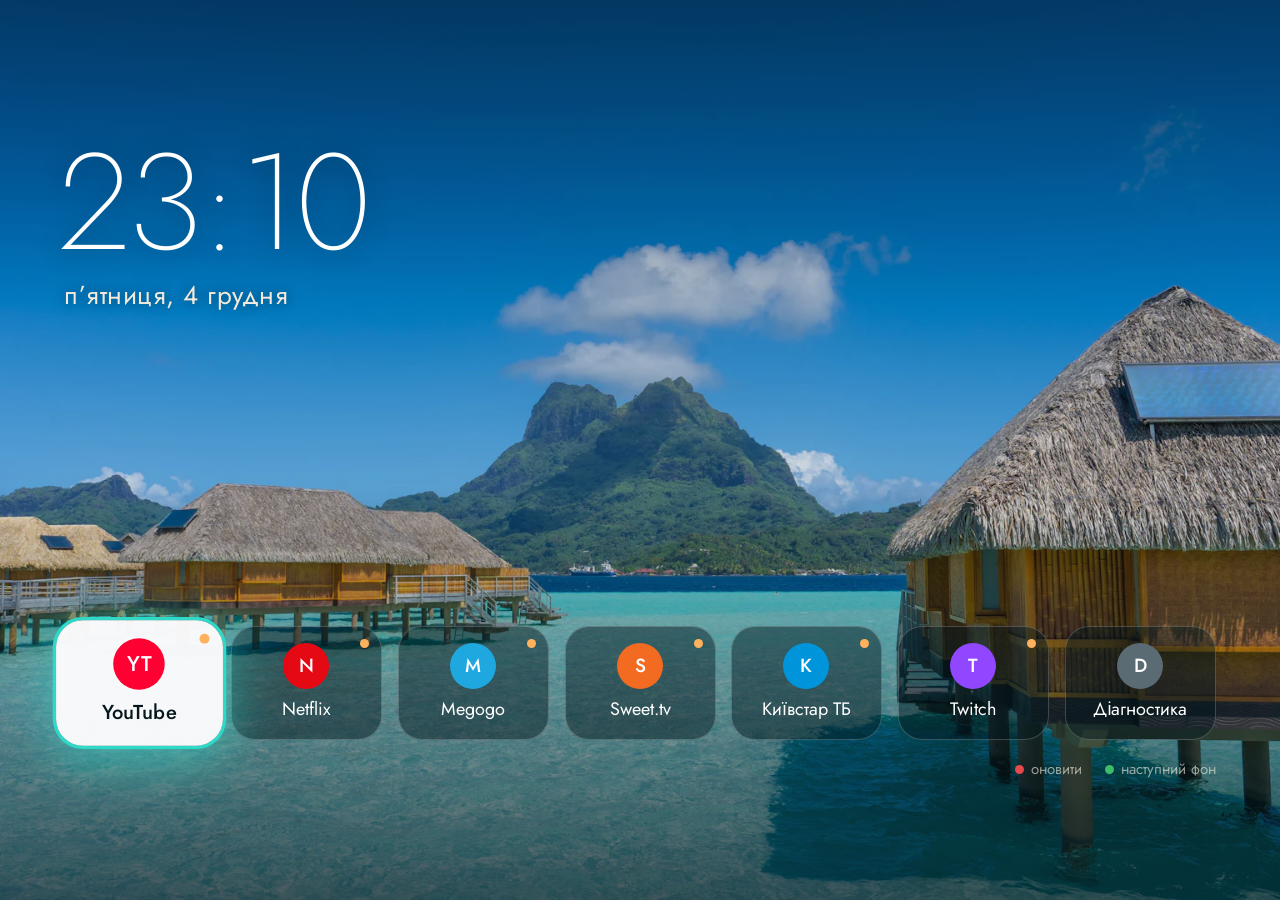
<file: hisense/index.html>
<!DOCTYPE html>
<html lang="uk">
<head>
<meta charset="utf-8">
<meta name="viewport" content="width=device-width, initial-scale=1">
<title>Лагуна</title>
<link rel="stylesheet" href="style.css">
</head>
<body>

<div id="wpA" class="wp"></div>
<div id="wpB" class="wp"></div>
<div class="scrim"></div>

<div id="stage">
  <div class="top">
    <div class="timebox">
      <div id="clock" class="clock">--:--</div>
      <div id="date" class="date">&nbsp;</div>
    </div>

    <div id="weather" class="weather is-empty">
      <div class="w-main">
        <span id="wIcon" class="w-icon"></span>
        <span id="wTemp" class="w-temp"></span>
      </div>
      <div id="wDesc" class="w-desc"></div>
      <div id="wMeta" class="w-meta"></div>
    </div>
  </div>

  <div class="bottom">
    <div id="dock" class="dock"></div>
    <div class="hint">
      <span class="dot dot-red"></span>оновити
      <span class="dot dot-green"></span>наступний фон
    </div>
  </div>
</div>

<script src="config.js"></script>
<script src="app.js"></script>
</body>
</html>
</file>
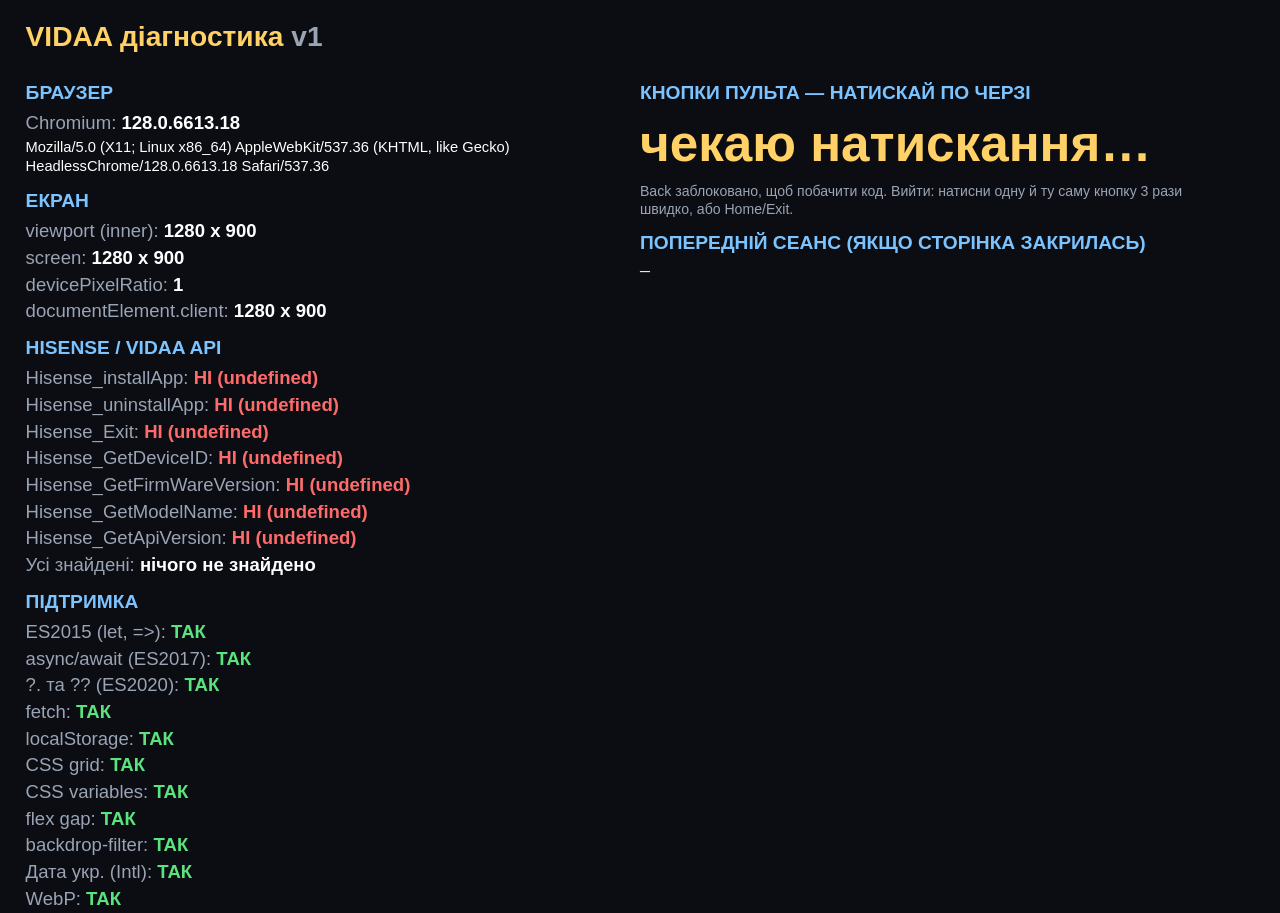
<file: diag.html>
<!DOCTYPE html>
<html lang="uk">
<head>
<meta charset="utf-8">
<meta name="viewport" content="width=device-width, initial-scale=1">
<title>VIDAA diag</title>
<style>
  html, body { margin: 0; padding: 0; background: #0b0d12; color: #e8ecf3; font-family: Arial, Helvetica, sans-serif; }
  body { padding: 1.5vw 2vw; font-size: 1.45vw; line-height: 1.3; }
  h1 { font-size: 2.2vw; margin: 0 0 1vw 0; color: #ffd166; }
  h2 { font-size: 1.5vw; margin: 1vw 0 0.4vw 0; color: #7cc4ff; text-transform: uppercase; }
  .col { float: left; width: 48%; margin-right: 2%; }
  .row { margin: 0.2vw 0; word-wrap: break-word; }
  .k { color: #9aa4b5; }
  .v { color: #ffffff; font-weight: bold; }
  .yes { color: #5be37d; font-weight: bold; }
  .no { color: #ff6b6b; font-weight: bold; }
  #ua { font-size: 1.15vw; color: #fff; word-wrap: break-word; }
  #lastkey { font-size: 4vw; font-weight: bold; color: #ffd166; margin: 0.3vw 0; }
  #keylog, #prevlog { font-family: "Courier New", monospace; font-size: 1.3vw; }
  #hint { color: #9aa4b5; font-size: 1.1vw; }
  #err { color: #ff6b6b; }
</style>
</head>
<body>
<h1>VIDAA діагностика <span id="ver" class="k">v1</span></h1>

<div class="col">
  <h2>Браузер</h2>
  <div class="row"><span class="k">Chromium: </span><span class="v" id="chromium">?</span></div>
  <div id="ua">?</div>

  <h2>Екран</h2>
  <div id="screen"></div>

  <h2>Hisense / VIDAA API</h2>
  <div id="api"></div>
  <div class="row"><span class="k">Усі знайдені: </span><span id="apilist" class="v">—</span></div>

  <h2>Підтримка</h2>
  <div id="feat"></div>
</div>

<div class="col">
  <h2>Кнопки пульта — натискай по черзі</h2>
  <div id="lastkey">чекаю натискання…</div>
  <div id="hint">Back заблоковано, щоб побачити код. Вийти: натисни одну й ту саму кнопку 3 рази швидко, або Home/Exit.</div>
  <div id="keylog"></div>

  <h2>Попередній сеанс (якщо сторінка закрилась)</h2>
  <div id="prevlog">—</div>
  <div id="err"></div>
</div>

<script>
(function () {
  function $(id) { return document.getElementById(id); }
  function esc(s) {
    return String(s).replace(/&/g, '&amp;').replace(/</g, '&lt;').replace(/>/g, '&gt;');
  }
  function row(k, v, cls) {
    return '<div class="row"><span class="k">' + esc(k) + ': </span><span class="' + (cls || 'v') + '">' + esc(v) + '</span></div>';
  }
  function yn(k, ok, extra) {
    return row(k, (ok ? 'ТАК' : 'НІ') + (extra ? ' ' + extra : ''), ok ? 'yes' : 'no');
  }
  window.onerror = function (m, src, line) {
    $('err').innerHTML += esc('JS error: ' + m + ' @' + line) + '<br>';
  };

  /* ---- browser ---- */
  var ua = navigator.userAgent || '';
  $('ua').innerHTML = esc(ua);
  var m = ua.match(/(?:Chrome|Chromium)\/([\d.]+)/);
  $('chromium').innerHTML = esc(m ? m[1] : 'не знайдено в UA');

  /* ---- screen ---- */
  function drawScreen() {
    var h = '';
    h += row('viewport (inner)', window.innerWidth + ' x ' + window.innerHeight);
    h += row('screen', screen.width + ' x ' + screen.height);
    h += row('devicePixelRatio', window.devicePixelRatio);
    h += row('documentElement.client', document.documentElement.clientWidth + ' x ' + document.documentElement.clientHeight);
    $('screen').innerHTML = h;
  }
  drawScreen();
  window.onresize = drawScreen;

  /* ---- Hisense API ---- */
  function drawApi() {
    var known = ['Hisense_installApp', 'Hisense_uninstallApp', 'Hisense_Exit', 'Hisense_GetDeviceID',
                 'Hisense_GetFirmWareVersion', 'Hisense_GetModelName', 'Hisense_GetApiVersion'];
    var h = '', i;
    for (i = 0; i < known.length; i++) {
      var t = 'undefined';
      try { t = typeof window[known[i]]; } catch (e) { t = 'error'; }
      h += yn(known[i], t !== 'undefined', '(' + t + ')');
    }
    $('api').innerHTML = h;

    var found = {}, names = [], re = /hisense|vidaa|vowos|omi_|jhk/i, k;
    try { for (k in window) { if (re.test(k)) { found[k] = 1; } } } catch (e1) {}
    try {
      var own = Object.getOwnPropertyNames(window);
      for (i = 0; i < own.length; i++) { if (re.test(own[i])) { found[own[i]] = 1; } }
    } catch (e2) {}
    for (k in found) { names.push(k); }
    names.sort();
    $('apilist').innerHTML = names.length ? esc(names.length + ' шт: ' + names.join(', ')) : 'нічого не знайдено';

    /* safe read-only getters, if present */
    var getters = ['Hisense_GetFirmWareVersion', 'Hisense_GetModelName', 'Hisense_GetApiVersion', 'Hisense_GetBrand'];
    var extra = '';
    for (i = 0; i < getters.length; i++) {
      if (typeof window[getters[i]] === 'function') {
        try { extra += row(getters[i] + '()', window[getters[i]]()); } catch (e3) { extra += row(getters[i] + '()', 'помилка: ' + e3.message, 'no'); }
      }
    }
    $('api').innerHTML += extra;
  }
  drawApi();
  /* API may be injected late */
  setTimeout(drawApi, 2000);
  setTimeout(drawApi, 6000);

  /* ---- features ---- */
  function cssOk(p, v) {
    try { return !!(window.CSS && CSS.supports && CSS.supports(p, v)); } catch (e) { return false; }
  }
  function syntaxOk(code) {
    try { new Function(code); return true; } catch (e) { return false; }
  }
  var f = '';
  f += yn('ES2015 (let, =>)', syntaxOk('let a = () => 1;'));
  f += yn('async/await (ES2017)', syntaxOk('async function a(){ await 1; }'));
  f += yn('?. та ?? (ES2020)', syntaxOk('var a = null; a?.b ?? 1;'));
  f += yn('fetch', typeof window.fetch === 'function');
  f += yn('localStorage', (function () { try { localStorage.setItem('_t', '1'); localStorage.removeItem('_t'); return true; } catch (e) { return false; } })());
  f += yn('CSS grid', cssOk('display', 'grid'));
  f += yn('CSS variables', cssOk('--a', '0'));
  f += yn('flex gap', (function () {
    try {
      var d = document.createElement('div');
      d.style.cssText = 'display:flex;flex-direction:column;row-gap:1px;position:absolute;visibility:hidden';
      d.appendChild(document.createElement('div')); d.appendChild(document.createElement('div'));
      document.body.appendChild(d);
      var ok = d.scrollHeight === 1; document.body.removeChild(d); return ok;
    } catch (e) { return false; }
  })());
  f += yn('backdrop-filter', cssOk('backdrop-filter', 'blur(2px)') || cssOk('-webkit-backdrop-filter', 'blur(2px)'));
  f += yn('Дата укр. (Intl)', (function () {
    try { return /[а-яіїє]/i.test(new Date(2024, 0, 15).toLocaleDateString('uk-UA', { month: 'long' })); } catch (e) { return false; }
  })());
  $('feat').innerHTML = f + '<div class="row"><span class="k">WebP: </span><span id="webp" class="v">…</span></div>';
  var img = new Image();
  img.onload = function () { $('webp').className = 'yes'; $('webp').innerHTML = 'ТАК'; };
  img.onerror = function () { $('webp').className = 'no'; $('webp').innerHTML = 'НІ'; };
  img.src = '[data-uri]';

  /* ---- keys ---- */
  var KEY = 'vidaa_diag_keys';
  var log = [];
  try {
    var prev = localStorage.getItem(KEY);
    if (prev) { $('prevlog').innerHTML = esc(prev).replace(/\|/g, '<br>'); }
    localStorage.removeItem(KEY);
  } catch (e) {}

  var lastCode = -1, lastTime = 0, repeat = 0;
  function onKey(e) {
    e = e || window.event;
    var code = e.keyCode || e.which || 0;
    var now = new Date().getTime();
    if (code === lastCode && now - lastTime < 1200) { repeat++; } else { repeat = 1; }
    lastCode = code; lastTime = now;

    var line = 'keyCode=' + code + '  key=' + (e.key || '-') + '  code=' + (e.code || '-');
    $('lastkey').innerHTML = esc(String(code)) + ' <span style="font-size:1.6vw;color:#fff">' + esc(e.key || '') + '</span>';
    if (!log.length || log[0].indexOf(line) !== 0) {
      log.unshift(line);
    } else {
      log[0] = line + '  x' + repeat;
    }
    if (log.length > 14) { log.length = 14; }
    $('keylog').innerHTML = esc(log.join('|')).replace(/\|/g, '<br>');
    try { localStorage.setItem(KEY, log.join('|')); } catch (e2) {}

    if (repeat >= 3) {
      /* escape hatch: let the key through */
      if (code === 8 || code === 27 || code === 461 || code === 10009) {
        try { history.back(); } catch (e3) {}
      }
      return true;
    }
    if (e.preventDefault) { e.preventDefault(); }
    return false;
  }
  document.addEventListener('keydown', onKey, true);
})();
</script>
</body>
</html>
</file>
<file: hisense/style.css>
@font-face {
  font-family: 'Jost';
  font-style: normal;
  font-weight: 200 600;
  font-display: swap;
  src: url(fonts/jost-cyrillic.woff2) format('woff2');
  unicode-range: U+0301, U+0400-045F, U+0490-0491, U+04B0-04B1, U+2116;
}
@font-face {
  font-family: 'Jost';
  font-style: normal;
  font-weight: 200 600;
  font-display: swap;
  src: url(fonts/jost-latin.woff2) format('woff2');
  unicode-range: U+0000-00FF, U+0131, U+0152-0153, U+02BB-02BC, U+02C6, U+02DA, U+02DC, U+2000-206F, U+20AC, U+2122, U+2191, U+2193, U+2212, U+2215, U+FEFF, U+FFFD;
}

:root {
  --deep: #04161E;      /* глибока вода: тіні, текст на світлому */
  --lagoon: #2FD9C8;    /* лагуна: фокус і свічення */
  --foam: #FFFFFF;      /* піна: основний текст */
  --sand: #F3E9DC;      /* пісок: другорядний текст */
  --coral: #FFB25E;     /* позначка «ще не перевірено» */
}

html, body {
  margin: 0;
  padding: 0;
  width: 100%;
  height: 100%;
  overflow: hidden;
  background: #0A3A4A;
  color: var(--foam);
  font-family: 'Jost', Arial, Helvetica, sans-serif;
}

/* ---------- шпалери ---------- */
.wp {
  position: absolute;
  left: 0; top: 0; right: 0; bottom: 0;
  background-size: cover;
  background-position: center;
  opacity: 0;
  transition: opacity 2.4s ease;
}
.wp.on { opacity: 1; }

.scrim {
  position: absolute;
  left: 0; top: 0; right: 0; bottom: 0;
  background: linear-gradient(to bottom,
    rgba(4, 22, 30, 0.58) 0%,
    rgba(4, 22, 30, 0.18) 34%,
    rgba(4, 22, 30, 0.10) 54%,
    rgba(4, 22, 30, 0.72) 100%);
}

/* ---------- сцена 1280x720, масштабується скриптом ---------- */
#stage {
  position: absolute;
  left: 0; top: 0;
  width: 1280px;
  height: 720px;
  transform-origin: 0 0;
}

.top {
  position: absolute;
  left: 64px; right: 64px; top: 44px;
}
.timebox { float: left; }
.clock {
  font-size: 136px;
  line-height: 1;
  font-weight: 200;
  letter-spacing: -2px;
  margin-left: -6px;
  text-shadow: 0 2px 24px rgba(4, 22, 30, 0.35);
}
.date {
  margin-top: 6px;
  font-size: 26px;
  font-weight: 400;
  letter-spacing: 0.5px;
  color: var(--sand);
  text-shadow: 0 1px 12px rgba(4, 22, 30, 0.45);
}

.weather {
  float: right;
  text-align: right;
  padding-top: 18px;
  transition: opacity 0.6s ease;
  text-shadow: 0 1px 12px rgba(4, 22, 30, 0.45);
}
.weather.is-empty { opacity: 0; }
.w-main { height: 64px; }
.w-icon {
  display: inline-block;
  width: 52px; height: 52px;
  vertical-align: top;
  margin: 6px 12px 0 0;
}
.w-icon svg { width: 52px; height: 52px; display: block; }
.w-temp {
  font-size: 64px;
  line-height: 64px;
  font-weight: 300;
  vertical-align: top;
}
.w-desc {
  margin-top: 6px;
  font-size: 22px;
  font-weight: 400;
}
.w-meta {
  margin-top: 2px;
  font-size: 18px;
  color: var(--sand);
}

/* ---------- док із плитками ---------- */
.bottom {
  position: absolute;
  left: 56px; right: 56px; bottom: 30px;
}
.dock {
  display: flex;
  flex-wrap: wrap;
  justify-content: center;
}
.cell {
  box-sizing: border-box;
  max-width: 180px;
  padding: 8px;
  color: var(--foam);
  text-decoration: none;
  outline: none;
  -webkit-tap-highlight-color: transparent;
}
.tile {
  position: relative;
  height: 112px;
  border-radius: 24px;
  background: rgba(4, 22, 30, 0.46);
  border: 1px solid rgba(255, 255, 255, 0.20);
  text-align: center;
  transition: transform 0.22s ease-out;
  will-change: transform;
}
/* свічення і світла заливка: окремі шари, анімується лише opacity */
.tile:before, .tile:after {
  content: '';
  position: absolute;
  left: 0; top: 0; right: 0; bottom: 0;
  border-radius: 24px;
  opacity: 0;
  transition: opacity 0.22s ease-out;
}
.tile:before {
  box-shadow: 0 0 0 3px var(--lagoon), 0 10px 44px 6px rgba(47, 217, 200, 0.55);
}
.tile:after {
  background: rgba(255, 255, 255, 0.96);
}
.ico, .name { position: relative; z-index: 1; }
.ico {
  display: block;
  width: 46px; height: 46px;
  margin: 16px auto 8px auto;
  border-radius: 50%;
  color: #fff;
  font-size: 19px;
  line-height: 46px;
  font-weight: 500;
  letter-spacing: 0.5px;
  overflow: hidden;
}
.ico img { width: 46px; height: 46px; display: block; }
.name {
  display: block;
  padding: 0 6px;
  font-size: 18px;
  line-height: 24px;
  font-weight: 400;
  white-space: nowrap;
  overflow: hidden;
  text-overflow: ellipsis;
  transition: color 0.22s ease-out;
}
.badge {
  position: absolute;
  z-index: 1;
  right: 12px; top: 12px;
  width: 9px; height: 9px;
  border-radius: 50%;
  background: var(--coral);
}

.cell.is-focus .tile { transform: scale(1.12); }
.cell.is-focus .tile:before,
.cell.is-focus .tile:after { opacity: 1; }
.cell.is-focus .name { color: var(--deep); font-weight: 500; }
.cell.is-focus { position: relative; z-index: 2; }

.cell.st-no .tile { opacity: 0.45; }
.cell.st-no .badge { background: #FF6B6B; }

.hint {
  margin-top: 10px;
  text-align: right;
  padding-right: 8px;
  font-size: 15px;
  color: rgba(243, 233, 220, 0.62);
}
.dot {
  display: inline-block;
  width: 9px; height: 9px;
  border-radius: 50%;
  margin: 0 7px 0 18px;
}
.dot-red { background: #E5484D; }
.dot-green { background: #3DBB6B; }

@media (prefers-reduced-motion: reduce) {
  .wp, .tile, .tile:before, .tile:after, .name, .weather { transition: none; }
  .cell.is-focus .tile { transform: none; }
}
</file>
